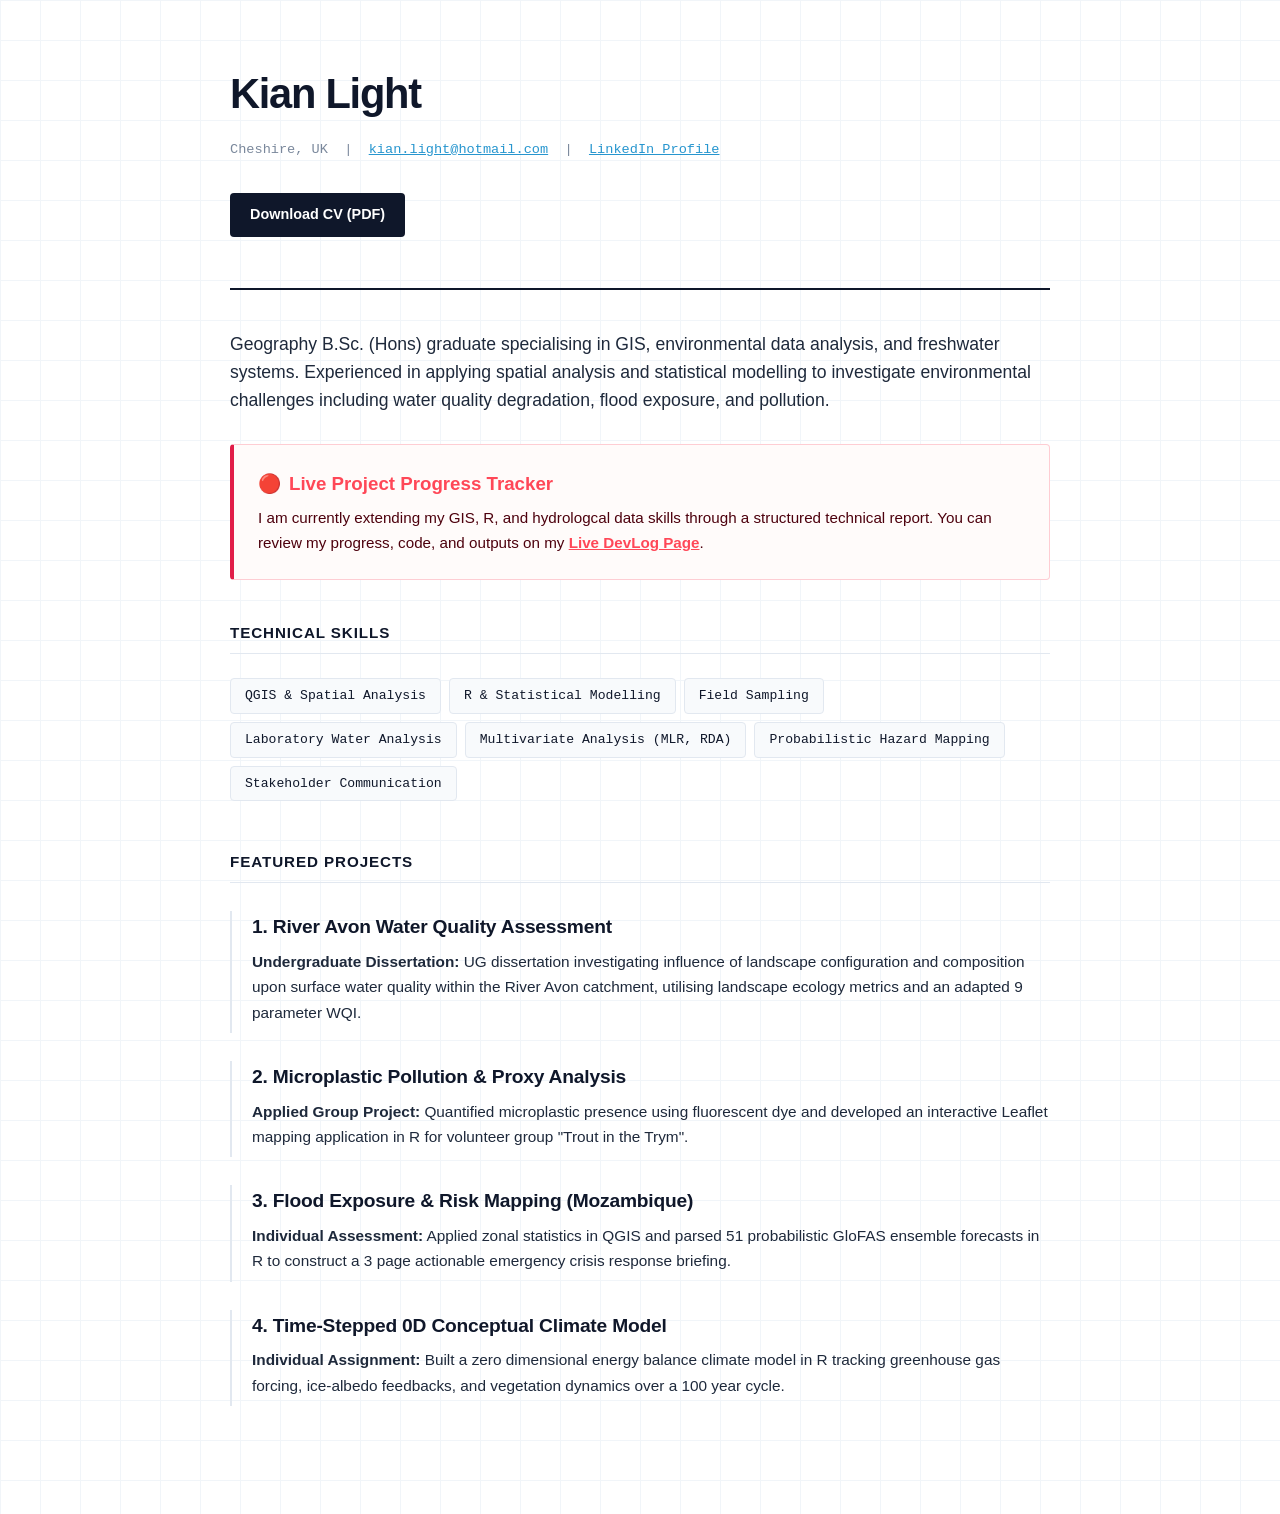
<file: index.html>
<!DOCTYPE html>
<html lang="en">
<head>
    <meta charset="UTF-8">
    <meta name="viewport" content="width=device-width, initial-scale=1.0">
    <title>Kian Light | GIS & Environmental Data Portfolio</title>
    <link rel="stylesheet" href="style.css">
</head>
<body>

    <header>
        <h1>Kian Light</h1>
        <p style="margin: 10px 0 0 0; font-size: 0.95rem; opacity: 0.85;">
            Cheshire, UK &nbsp;|&nbsp; 
            <a href="mailto:kian.light@hotmail.com" style="color: white; text-decoration: underline;">kian.light@hotmail.com</a> &nbsp;|&nbsp; 
            <a href="https://www.linkedin.com/in/kian-light-3a7100399/" target="_blank" style="color: white; text-decoration: underline;">LinkedIn Profile</a>
        </p>
        <p><a href="KianLight_cv_.pdf" class="download-btn" target="_blank">Download CV (PDF)</a></p>
    </header>

    <section id="about" style="margin-bottom: 30px; line-height: 1.6;">
        <p style="font-size: 1.1rem; color: var(--text-main, #2d3748); margin: 0;">
            Geography B.Sc. (Hons) graduate specialising in GIS, environmental data analysis, and freshwater systems. 
            Experienced in applying spatial analysis and statistical modelling to investigate 
            environmental challenges including water quality degradation, flood exposure, and pollution.
        </p>
    </section>

    <section style="background: #fff0f2; border: 1px solid #ffccd5; border-left: 6px solid #ff4757; padding: 20px; border-radius: 12px; margin-bottom: 30px;">
        <h3 style="margin: 0 0 5px 0; color: #ff4757; display: flex; align-items: center; gap: 8px;">
            <span>🔴</span> Live Project Progress Tracker
        </h3>
        <p style="margin: 0; color: #4d000d; font-size: 0.95rem;">
            I am currently extending my GIS, R, and hydrologcal data skills through a structured technical report. You can review my progress, code, and outputs on my <a href="progress.html" style="color: #ff4757; font-weight: bold; text-decoration: underline;">Live DevLog Page</a>.
        </p>
    </section>

    <section id="skills">
        <h2>Technical Skills</h2>
        <ul class="skills-grid">
            <li>QGIS & Spatial Analysis</li>
            <li>R & Statistical Modelling</li>
            <li>Field Sampling</li>
            <li>Laboratory Water Analysis</li>
            <li>Multivariate Analysis (MLR, RDA)</li>
            <li>Probabilistic Hazard Mapping</li>
            <li>Stakeholder Communication</li>
        </ul>
    </section>

    <section id="projects">
        <h2>Featured Projects</h2>
        
        <div class="project-card">
            <h3><a href="avon.html">1. River Avon Water Quality Assessment</a></h3>
            <p><strong>Undergraduate Dissertation:</strong> UG dissertation investigating influence of landscape configuration and composition upon surface water quality within the River Avon catchment, utilising landscape ecology metrics and an adapted 9 parameter WQI.</p>
        </div>

        <div class="project-card">
            <h3><a href="trym.html">2. Microplastic Pollution & Proxy Analysis</a></h3>
            <p><strong>Applied Group Project:</strong> Quantified microplastic presence using fluorescent dye and developed an interactive Leaflet mapping application in R for volunteer group "Trout in the Trym".</p>
        </div>

        <div class="project-card">
            <h3><a href="mozambique.html">3. Flood Exposure & Risk Mapping (Mozambique)</a></h3>
            <p><strong>Individual Assessment:</strong> Applied zonal statistics in QGIS and parsed 51 probabilistic GloFAS ensemble forecasts in R to construct a 3 page actionable emergency crisis response briefing.</p>
        </div>

        <div class="project-card">
            <h3><a href="climate-model.html">4. Time-Stepped 0D Conceptual Climate Model</a></h3>
            <p><strong>Individual Assignment:</strong> Built a zero dimensional energy balance climate model in R tracking greenhouse gas forcing, ice-albedo feedbacks, and vegetation dynamics over a 100 year cycle.</p>
        </div>
    </section>

</body>
</html>
</file>
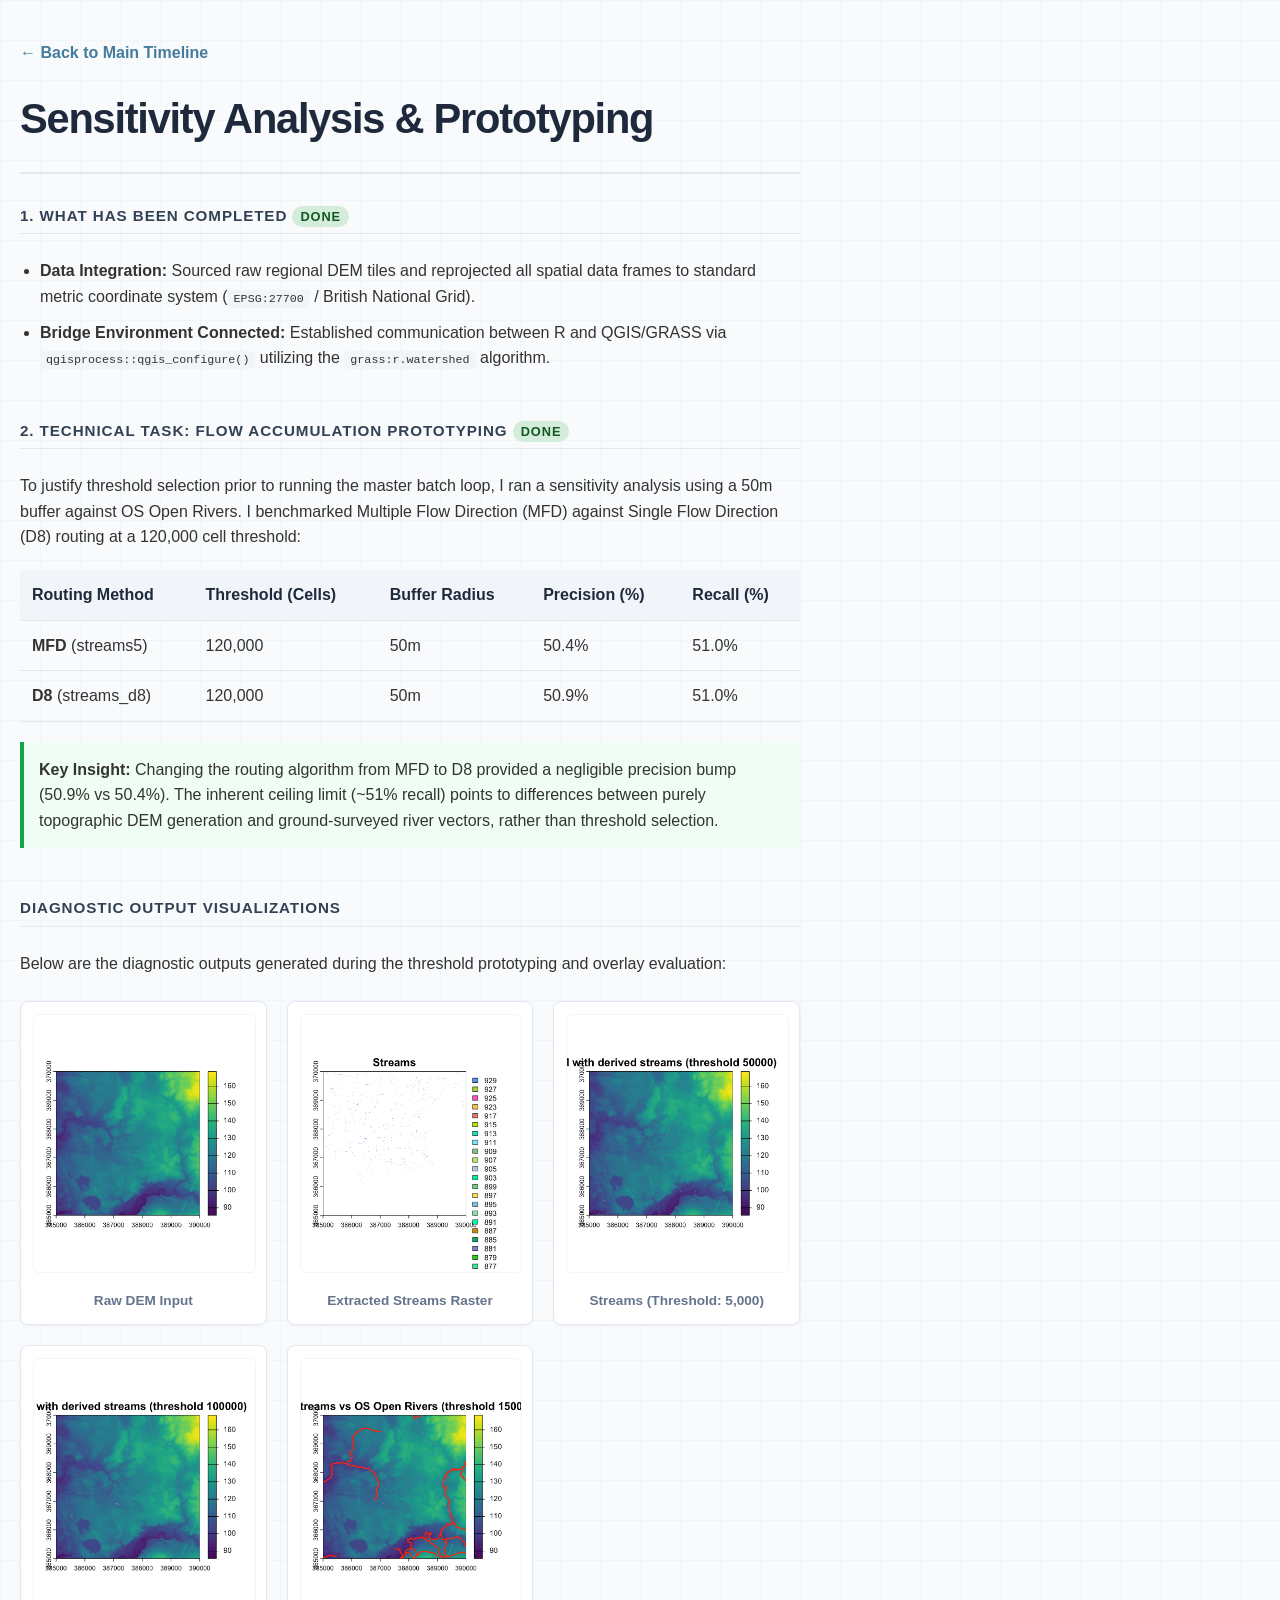
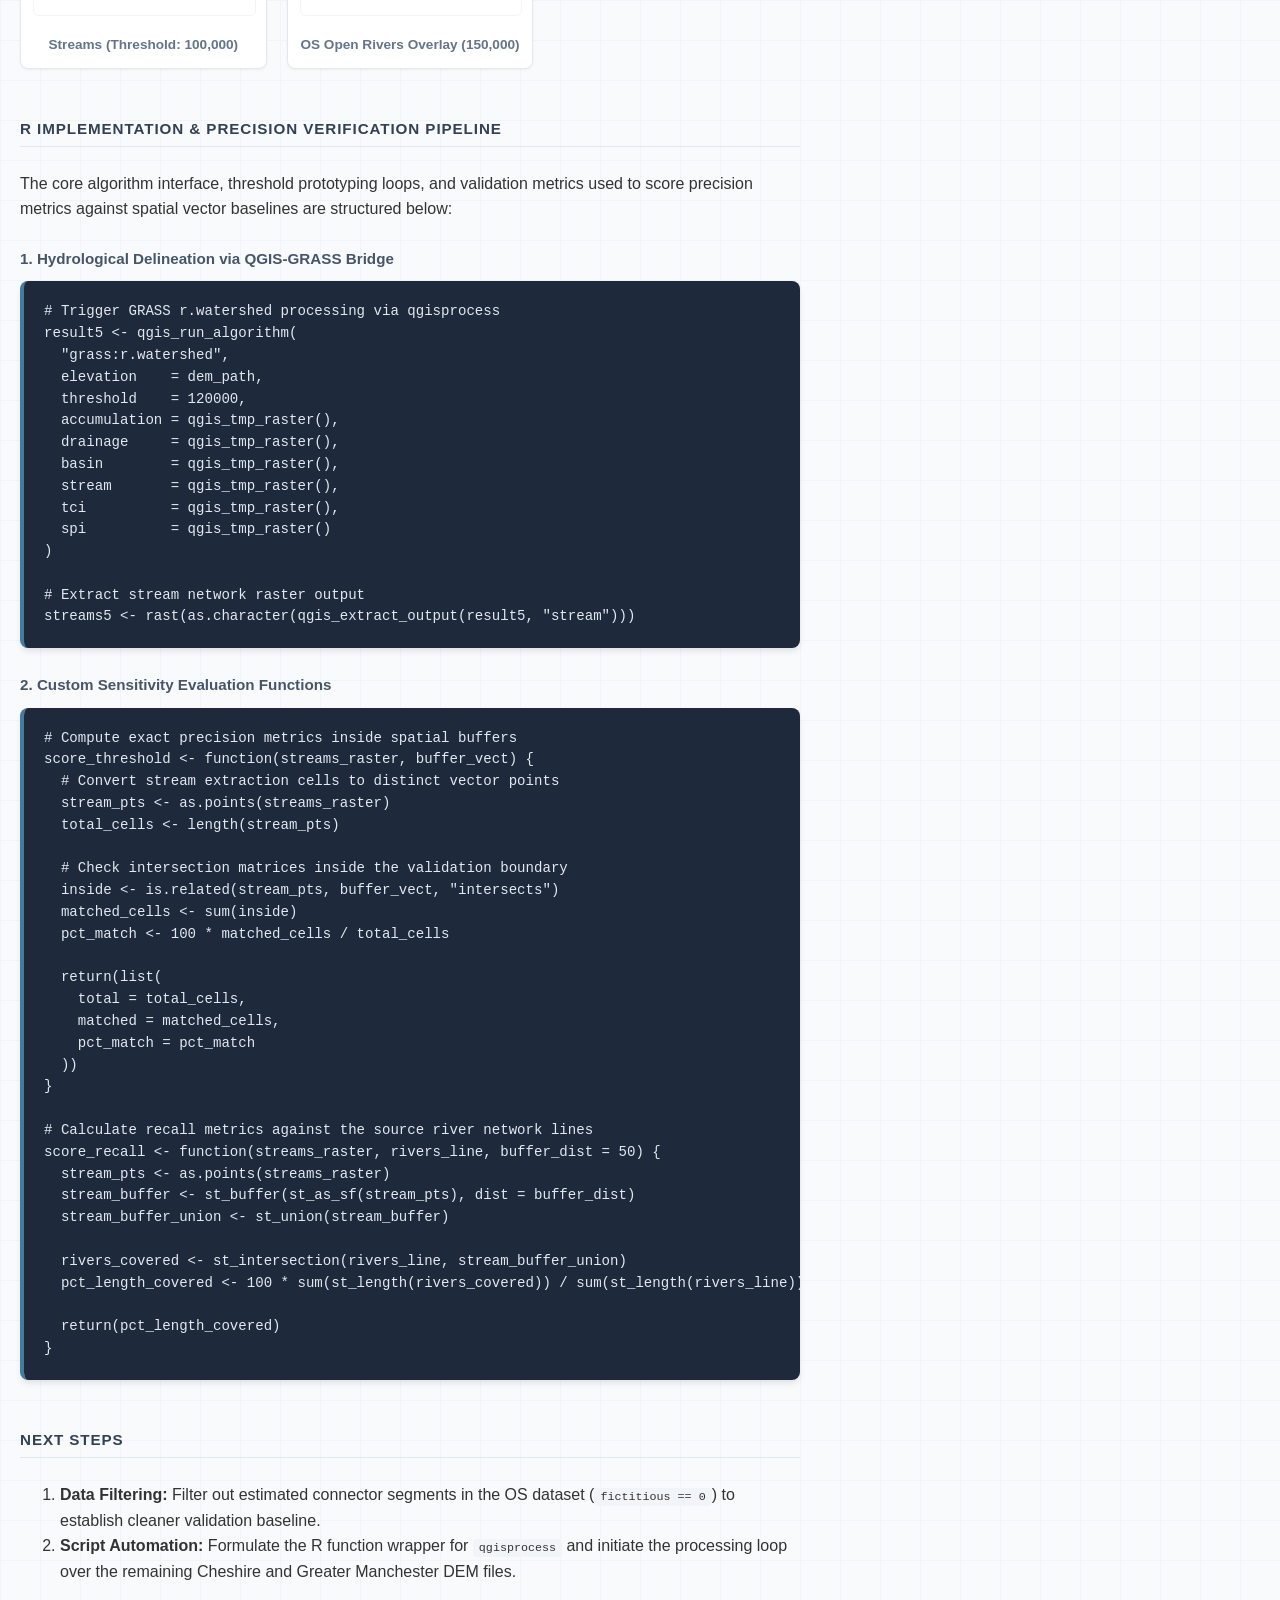
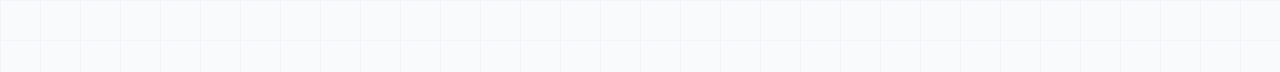
<file: detailed.html>
<!DOCTYPE html>
<html lang="en">
<head>
    <meta charset="UTF-8">
    <meta name="viewport" content="width=device-width, initial-scale=1.0">
    <title>DevLog Details | Kian Light</title>
    <link rel="stylesheet" href="style.css">
    <style>
        body {
            font-family: -apple-system, BlinkMacSystemFont, "Segoe UI", Roboto, Helvetica, Arial, sans-serif;
            line-height: 1.6;
            color: #333;
            background-color: #f8fafc;
            margin: 0;
            padding: 0;
        }
        .container {
            max-width: 850px;
            margin: 0 auto;
            padding: 40px 20px;
        }
        header {
            border-bottom: 2px solid #e2e8f0;
            padding-bottom: 20px;
            margin-bottom: 30px;
        }
        h1 { color: #1e293b; margin-bottom: 5px; }
        h2 { color: #334155; margin-top: 30px; border-bottom: 1px solid #e2e8f0; padding-bottom: 5px; }
        h3 { color: #475569; }
        .back-link {
            color: #457b9d;
            text-decoration: none;
            font-weight: bold;
            display: inline-block;
            margin-bottom: 20px;
        }
        .back-link:hover { text-decoration: underline; }
        
        /* Badges */
        .badge {
            background: #e2e8f0;
            color: #64748b;
            padding: 3px 8px;
            border-radius: 12px;
            font-size: 0.8rem;
            font-weight: bold;
            text-transform: uppercase;
        }
        .badge.done {
            background: #d4edda;
            color: #155724;
        }
        .badge.active {
            background: #ffe0e6;
            color: #ff4757;
        }

        table {
            width: 100%;
            border-collapse: collapse;
            margin: 20px 0;
        }
        th, td {
            text-align: left;
            padding: 12px;
            border-bottom: 1px solid #e2e8f0;
        }
        th { background-color: #f1f5f9; color: #1e293b; }
        
        /* General Inline Code */
        code {
            background-color: #f1f5f9;
            padding: 2px 6px;
            border-radius: 4px;
            font-family: monospace;
            font-size: 0.9em;
            color: #333;
        }

        .callout {
            background-color: #f0fdf4;
            border-left: 4px solid #16a34a;
            padding: 15px;
            margin: 20px 0;
            border-radius: 0 8px 8px 0;
        }
        
        /* CSS Grid for Visual Diagnostics */
        .image-grid {
            display: grid;
            grid-template-columns: repeat(auto-fit, minmax(240px, 1fr));
            gap: 20px;
            margin: 25px 0;
        }
        .image-card {
            background: #ffffff;
            border: 1px solid #e2e8f0;
            border-radius: 8px;
            padding: 12px;
            text-align: center;
            box-shadow: 0 1px 3px rgba(0, 0, 0, 0.05);
        }
        .image-card img {
            max-width: 100%;
            height: auto;
            border-radius: 6px;
            border: 1px solid #f1f5f9;
        }
        .image-card p {
            margin: 10px 0 0 0;
            font-size: 0.85rem;
            color: #64748b;
            font-weight: 600;
        }

        /* Fixed Syntax Highlighted Code Container */
        .code-container {
            background-color: #1e293b; /* Dark slate */
            border-radius: 8px;
            padding: 20px;
            margin: 25px 0;
            overflow-x: auto;
            box-shadow: 0 4px 6px -1px rgba(0, 0, 0, 0.1);
            border-left: 4px solid #457b9d;
        }
        
        /* Ensures the code text is readable and removes the "white box" effect */
        .code-container pre {
            margin: 0;
            white-space: pre;
        }
        
        .code-container code {
            background-color: transparent !important; /* Removes the white box */
            color: #e2e8f0 !important; /* Light gray text for high contrast */
            padding: 0;
            font-family: 'Fira Code', Consolas, Monaco, monospace;
            font-size: 0.88rem;
            line-height: 1.5;
            border-radius: 0;
        }

        .code-title {
            font-size: 0.95rem;
            color: #475569;
            font-weight: 600;
            margin-bottom: -15px;
            margin-top: 25px;
        }
    </style>
</head>
<body>

    <div class="container">
        <a href="progress.html" class="back-link">← Back to Main Timeline</a>
        
        <header>
            <h1>Sensitivity Analysis & Prototyping</h1>
        </header>

        <main>
            <section>
                <h2>1. What Has Been Completed <span class="badge done">Done</span></h2>
                <ul>
                    <li><strong>Data Integration:</strong> Sourced raw regional DEM tiles and reprojected all spatial data frames to standard metric coordinate system (<code>EPSG:27700</code> / British National Grid).</li>
                    <li><strong>Bridge Environment Connected:</strong> Established communication between R and QGIS/GRASS via <code>qgisprocess::qgis_configure()</code> utilizing the <code>grass:r.watershed</code> algorithm.</li>
                </ul>
            </section>

            <section>
                <h2>2. Technical Task: Flow Accumulation Prototyping <span class="badge done">Done</span></h2>
                <p>To justify threshold selection prior to running the master batch loop, I ran a sensitivity analysis using a 50m buffer against OS Open Rivers. I benchmarked Multiple Flow Direction (MFD) against Single Flow Direction (D8) routing at a 120,000 cell threshold:</p>

                <table>
                    <thead>
                        <tr>
                            <th>Routing Method</th>
                            <th>Threshold (Cells)</th>
                            <th>Buffer Radius</th>
                            <th>Precision (%)</th>
                            <th>Recall (%)</th>
                        </tr>
                    </thead>
                    <tbody>
                        <tr>
                            <td><strong>MFD</strong> (streams5)</td>
                            <td>120,000</td>
                            <td>50m</td>
                            <td>50.4%</td>
                            <td>51.0%</td>
                        </tr>
                        <tr>
                            <td><strong>D8</strong> (streams_d8)</td>
                            <td>120,000</td>
                            <td>50m</td>
                            <td>50.9%</td>
                            <td>51.0%</td>
                        </tr>
                    </tbody>
                </table>

                <div class="callout">
                    <strong>Key Insight:</strong> Changing the routing algorithm from MFD to D8 provided a negligible precision bump (50.9% vs 50.4%). The inherent ceiling limit (~51% recall) points to differences between purely topographic DEM generation and ground-surveyed river vectors, rather than threshold selection.
                </div>
            </section>

            <section>
                <h2>Diagnostic Output Visualizations</h2>
                <p>Below are the diagnostic outputs generated during the threshold prototyping and overlay evaluation:</p>
                
                <div class="image-grid">
                    <div class="image-card">
                        <img src="DEM.png" alt="Raw DEM Representation">
                        <p>Raw DEM Input</p>
                    </div>
                    <div class="image-card">
                        <img src="STREAMS.png" alt="Extracted Stream Network">
                        <p>Extracted Streams Raster</p>
                    </div>
                    <div class="image-card">
                        <img src="STREAMS5000.png" alt="Low Accumulation Threshold Validation">
                        <p>Streams (Threshold: 5,000)</p>
                    </div>
                    <div class="image-card">
                        <img src="STREAMS100000.png" alt="Medium Accumulation Threshold Validation">
                        <p>Streams (Threshold: 100,000)</p>
                    </div>
                    <div class="image-card">
                        <img src="OSRIVER150000.png" alt="OS Open Rivers overlay comparison">
                        <p>OS Open Rivers Overlay (150,000)</p>
                    </div>
                </div>
            </section>

            <section>
                <h2>R Implementation & Precision Verification Pipeline</h2>
                <p>The core algorithm interface, threshold prototyping loops, and validation metrics used to score precision metrics against spatial vector baselines are structured below:</p>

                <div class="code-title">1. Hydrological Delineation via QGIS-GRASS Bridge</div>
                <div class="code-container">
                    <pre><code># Trigger GRASS r.watershed processing via qgisprocess
result5 <- qgis_run_algorithm(
  "grass:r.watershed",
  elevation    = dem_path,
  threshold    = 120000,
  accumulation = qgis_tmp_raster(),
  drainage     = qgis_tmp_raster(),
  basin        = qgis_tmp_raster(),
  stream       = qgis_tmp_raster(),
  tci          = qgis_tmp_raster(),
  spi          = qgis_tmp_raster()
)

# Extract stream network raster output
streams5 <- rast(as.character(qgis_extract_output(result5, "stream")))</code></pre>
                </div>

                <div class="code-title">2. Custom Sensitivity Evaluation Functions</div>
                <div class="code-container">
                    <pre><code># Compute exact precision metrics inside spatial buffers
score_threshold <- function(streams_raster, buffer_vect) {
  # Convert stream extraction cells to distinct vector points
  stream_pts <- as.points(streams_raster)
  total_cells <- length(stream_pts)
  
  # Check intersection matrices inside the validation boundary
  inside <- is.related(stream_pts, buffer_vect, "intersects")
  matched_cells <- sum(inside)
  pct_match <- 100 * matched_cells / total_cells
  
  return(list(
    total = total_cells, 
    matched = matched_cells, 
    pct_match = pct_match
  ))
}

# Calculate recall metrics against the source river network lines
score_recall <- function(streams_raster, rivers_line, buffer_dist = 50) {
  stream_pts <- as.points(streams_raster)
  stream_buffer <- st_buffer(st_as_sf(stream_pts), dist = buffer_dist)
  stream_buffer_union <- st_union(stream_buffer)
  
  rivers_covered <- st_intersection(rivers_line, stream_buffer_union)
  pct_length_covered <- 100 * sum(st_length(rivers_covered)) / sum(st_length(rivers_line))
  
  return(pct_length_covered)
}</code></pre>
                </div>
            </section>

            <section>
                <h2>Next Steps</h2>
                <ol>
                    <li><strong>Data Filtering:</strong> Filter out estimated connector segments in the OS dataset (<code>fictitious == 0</code>) to establish cleaner validation baseline.</li>
                    <li><strong>Script Automation:</strong> Formulate the R function wrapper for <code>qgisprocess</code> and initiate the processing loop over the remaining Cheshire and Greater Manchester DEM files.</li>
                </ol>
            </section>
        </main>
    </div>

</body>
</html>
</file>
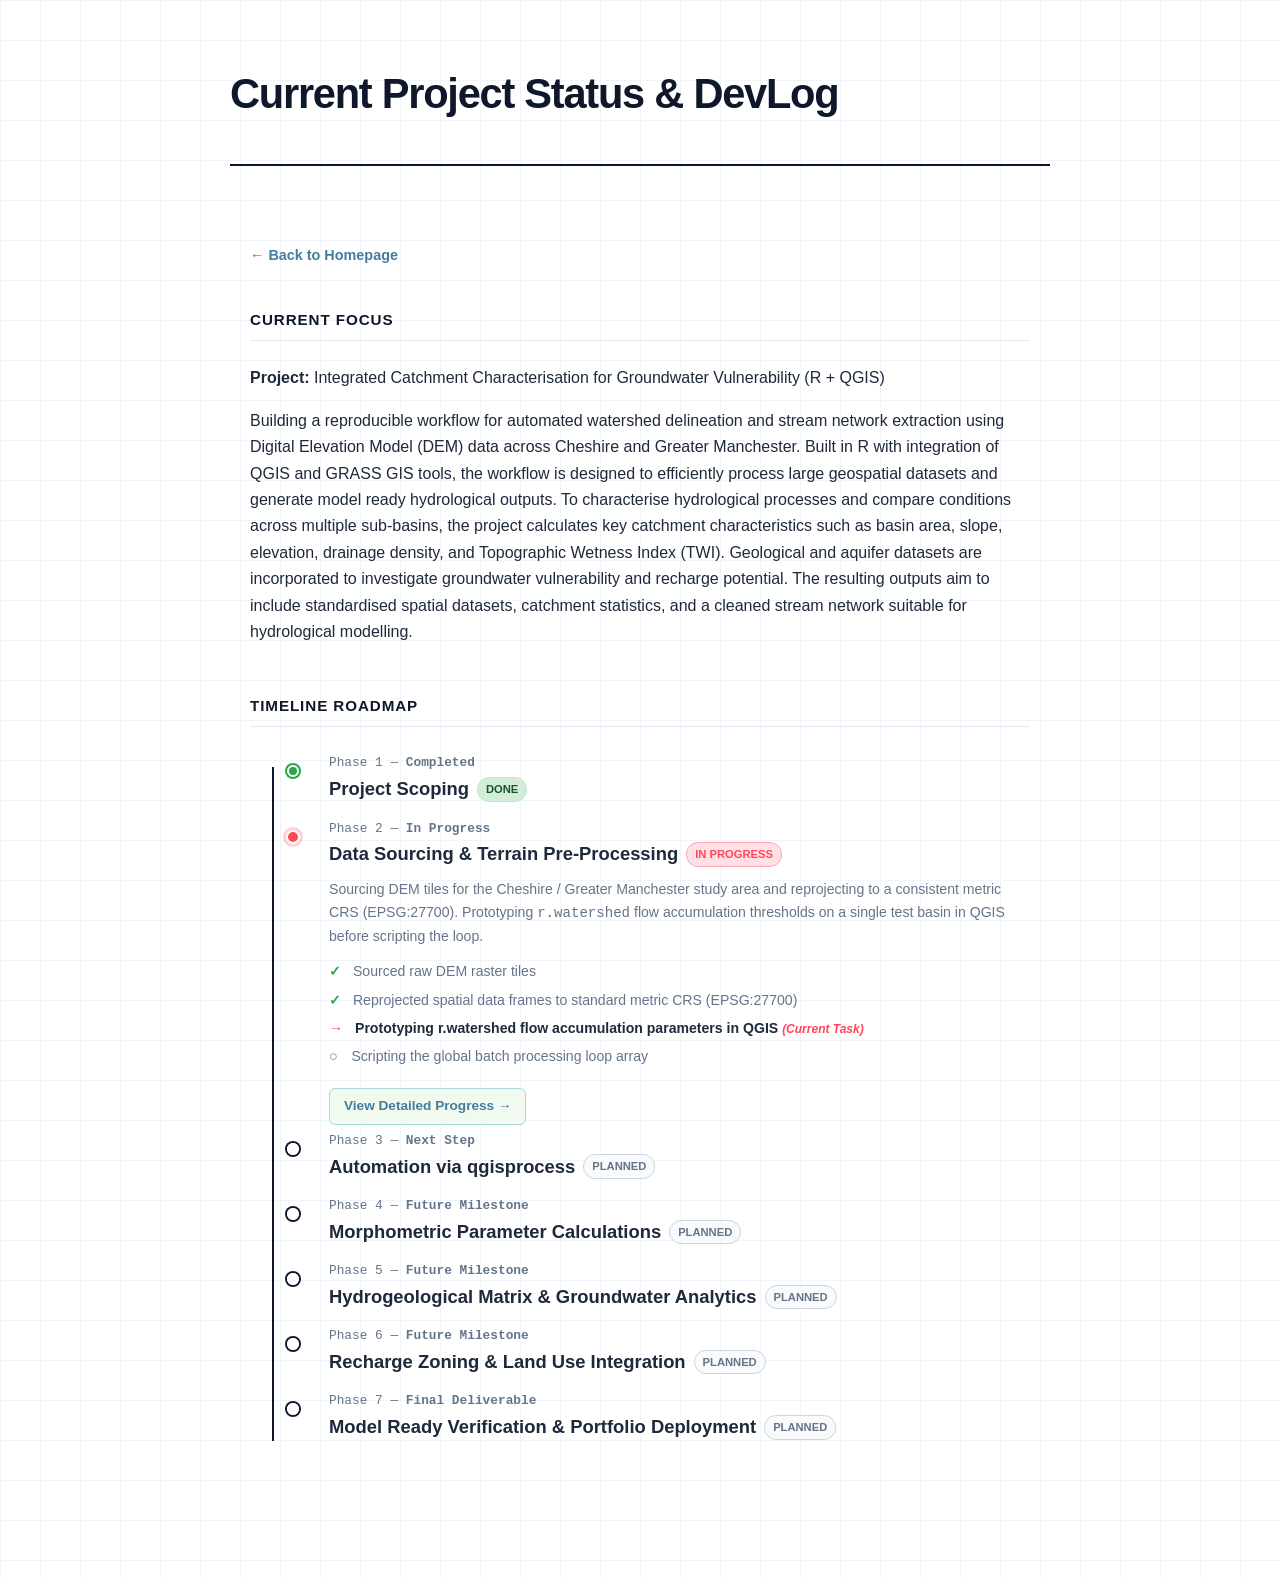
<file: progress.html>
<!DOCTYPE html>
<html lang="en">
<head>
    <meta charset="UTF-8">
    <meta name="viewport" content="width=device-width, initial-scale=1.0">
    <title>Current Progress & DevLog | Kian Light</title>
    <link rel="stylesheet" href="style.css">
    <style>
        /* Modern, auto-centering timeline container */
        .timeline {
            position: relative;
            margin: 30px 0 30px 15px;
            padding: 0;
            list-style: none;
        }

        /* Continuous crisp timeline spine */
        .timeline::before {
            content: '';
            position: absolute;
            left: 7px; /* Center of the 16px node column */
            top: 10px;
            bottom: 10px;
            width: 2px;
            background-color: var(--primary);
            z-index: 1;
        }

        /* Flexbox rows enforce perfect alignment metrics */
        .timeline-item {
            position: relative;
            display: flex;
            align-items: flex-start;
            gap: 20px;
            margin-bottom: 40px;
        }

        .timeline-item:last-child {
            margin-bottom: 0;
        }

        /* Dedicated container for structural node alignment */
        .timeline-marker {
            position: relative;
            display: flex;
            align-items: center;
            justify-content: center;
            width: 16px;
            height: 28px; /* Matches the line-height of the timestamp/header track */
            flex-shrink: 0;
            z-index: 2;
        }

        /* The structural node geometry */
        .timeline-circle {
            width: 12px;
            height: 12px;
            border-radius: 50%;
            background: var(--secondary);
            border: 2px solid white;
            box-shadow: 0 0 0 2px var(--primary);
            box-sizing: border-box;
            transition: all 0.2s ease;
        }

        /* Active focus node style */
        .timeline-item.current .timeline-circle {
            width: 14px;
            height: 14px;
            background: #ff4757;
            box-shadow: 0 0 0 3px rgba(255, 71, 87, 0.25);
        }

        /* Layout content adjustments */
        .timeline-content {
            flex-grow: 1;
        }

        .timeline-content h3 {
            margin: 4px 0 8px 0;
            font-size: 1.15rem;
            display: inline-flex;
            align-items: center;
            flex-wrap: wrap;
            gap: 8px;
        }

        .status-badge {
            display: inline-block;
            font-size: 0.70rem;
            padding: 2px 8px;
            border-radius: 12px;
            font-weight: bold;
            text-transform: uppercase;
            border: 1px solid #cbd5e1;
            background: #f8fafc;
            color: #64748b;
        }

        .status-badge.active { 
            background: #ffe0e6; 
            color: #ff4757; 
            border-color: #ffa3b1;
        }

        .status-badge.done { 
            background: #d4edda; 
            color: #155724; 
            border-color: #c3e6cb;
        }

        .timestamp {
            font-size: 0.85rem;
            color: var(--text-muted);
            display: block;
            line-height: 1;
        }

        /* Details Button Link styling */
        .details-btn {
            display: inline-flex;
            align-items: center;
            margin-top: 15px;
            padding: 6px 14px;
            font-size: 0.85rem;
            font-weight: 600;
            color: #457b9d;
            background-color: #f1faee;
            border: 1px solid #a8dadc;
            border-radius: 6px;
            text-decoration: none;
            transition: all 0.2s ease-in-out;
        }

        .details-btn:hover {
            background-color: #e63946;
            color: white;
            border-color: #e63946;
        }
    </style>
</head>
<body>

    <header>
        <h1>Current Project Status & DevLog</h1>
    </header>

    <main style="max-width: 850px; margin: 0 auto; padding: 20px;">
        <p><a href="index.html" style="color: #457b9d; text-decoration: none; font-weight: bold;">← Back to Homepage</a></p>

        <section>
            <h2>Current Focus </h2>
            <p><strong>Project:</strong> Integrated Catchment Characterisation for Groundwater Vulnerability (R + QGIS)</p>
            <p>
Building a reproducible workflow for automated watershed delineation and stream network extraction using Digital Elevation Model (DEM) data across Cheshire and Greater Manchester. Built in R with integration of QGIS and GRASS GIS tools, the workflow is designed to efficiently process large geospatial datasets and generate model ready hydrological outputs. To characterise hydrological processes and compare conditions across multiple sub-basins, the project calculates key catchment characteristics such as basin area, slope, elevation, drainage density, and Topographic Wetness Index (TWI). Geological and aquifer datasets are incorporated to investigate groundwater vulnerability and recharge potential. The resulting outputs aim to include standardised spatial datasets, catchment statistics, and a cleaned stream network suitable for hydrological modelling. 
            </p>
        </section>

        <section>
            <h2>Timeline Roadmap</h2>
             
            <ul class="timeline">
                 
                <li class="timeline-item">
                    <div class="timeline-marker">
                        <div class="timeline-circle" style="background: #28a745; box-shadow: 0 0 0 2px #28a745;"></div>
                    </div>
                    <div class="timeline-content">
                        <span class="timestamp">Phase 1 — <strong>Completed</strong></span>
                        <h3>Project Scoping <span class="status-badge done">Done</span></h3>
                    </div>
                </li>

                <li class="timeline-item current">
                    <div class="timeline-marker">
                        <div class="timeline-circle"></div>
                    </div>
                    <div class="timeline-content">
                        <span class="timestamp">Phase 2 — <strong>In Progress</strong></span>
                        <h3>Data Sourcing & Terrain Pre-Processing <span class="status-badge active">In Progress</span></h3>
                        <p>Sourcing DEM tiles for the Cheshire / Greater Manchester study area and reprojecting to a consistent metric CRS (EPSG:27700). Prototyping <code>r.watershed</code> flow accumulation thresholds on a single test basin in QGIS before scripting the loop.</p>
                        
                        <ul style="margin-top: 12px; padding-left: 0; list-style-type: none;">
                            <li style="margin-bottom: 5px; font-size: 0.88rem; color: var(--text-muted);">
                                <span style="color: #28a745; font-weight: bold; margin-right: 8px;">✓</span> 
                                Sourced raw DEM raster tiles
                            </li>
                            <li style="margin-bottom: 5px; font-size: 0.88rem; color: var(--text-muted);">
                                <span style="color: #28a745; font-weight: bold; margin-right: 8px;">✓</span> 
                                Reprojected spatial data frames to standard metric CRS (EPSG:27700)
                            </li>
                            <li style="margin-bottom: 5px; font-size: 0.88rem; color: var(--text-main); font-weight: 600;">
                                <span style="color: #ff4757; font-weight: bold; margin-right: 8px;">→</span> 
                                Prototyping r.watershed flow accumulation parameters in QGIS <span style="font-size: 0.75rem; color: #ff4757; font-style: italic;">(Current Task)</span>
                            </li>
                            <li style="margin-bottom: 5px; font-size: 0.88rem; color: var(--text-muted);">
                                <span style="color: var(--text-muted); margin-right: 10px;">○</span> 
                                Scripting the global batch processing loop array
                            </li>
                        </ul>

                        <a href="detailed.html" class="details-btn">
                            View Detailed Progress →
                        </a>
                    </div>
                </li>

                <li class="timeline-item">
                    <div class="timeline-marker">
                        <div class="timeline-circle"></div>
                    </div>
                    <div class="timeline-content">
                        <span class="timestamp">Phase 3 — <strong>Next Step</strong></span>
                        <h3>Automation via qgisprocess <span class="status-badge">Planned</span></h3>

                    </div>
                </li>

                <li class="timeline-item">
                    <div class="timeline-marker">
                        <div class="timeline-circle"></div>
                    </div>
                    <div class="timeline-content">
                        <span class="timestamp">Phase 4 — <strong>Future Milestone</strong></span>
                        <h3>Morphometric Parameter Calculations <span class="status-badge">Planned</span></h3>

                    </div>
                </li>

                <li class="timeline-item">
                    <div class="timeline-marker">
                        <div class="timeline-circle"></div>
                    </div>
                    <div class="timeline-content">
                        <span class="timestamp">Phase 5 — <strong>Future Milestone</strong></span>
                        <h3>Hydrogeological Matrix & Groundwater Analytics <span class="status-badge">Planned</span></h3>

                    </div>
                </li>

                <li class="timeline-item">
                    <div class="timeline-marker">
                        <div class="timeline-circle"></div>
                    </div>
                    <div class="timeline-content">
                        <span class="timestamp">Phase 6 — <strong>Future Milestone</strong></span>
                        <h3>Recharge Zoning & Land Use Integration <span class="status-badge">Planned</span></h3>

                    </div>
                </li>

                <li class="timeline-item">
                    <div class="timeline-marker">
                        <div class="timeline-circle"></div>
                    </div>
                    <div class="timeline-content">
                        <span class="timestamp">Phase 7 — <strong>Final Deliverable</strong></span>
                        <h3>Model Ready Verification & Portfolio Deployment <span class="status-badge">Planned</span></h3>

                    </div>
                </li>

            </ul>
        </section>

    </main>

</body>
</html>
</file>
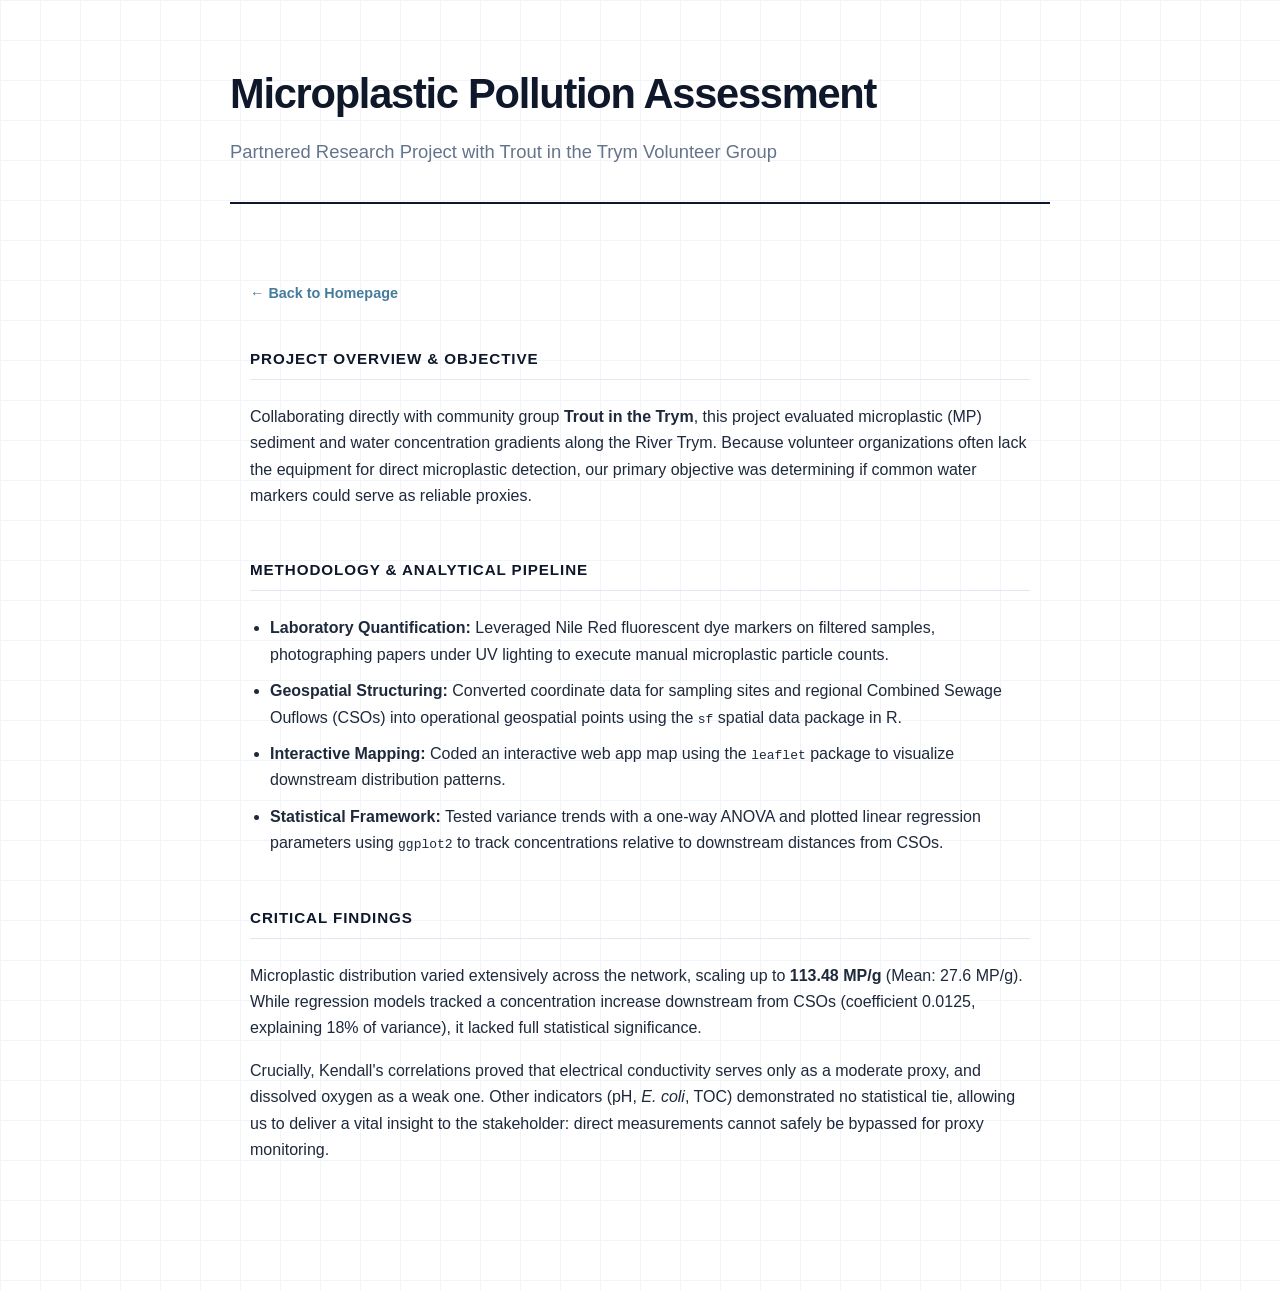
<file: trym.html>
<!DOCTYPE html>
<html lang="en">
<head>
    <meta charset="UTF-8">
    <meta name="viewport" content="width=device-width, initial-scale=1.0">
    <title>Microplastic Pollution Assessment | Kian Light</title>
    <link rel="stylesheet" href="style.css">
</head>
<body>

    <header>
        <h1>Microplastic Pollution Assessment</h1>
        <p class="subtitle">Partnered Research Project with Trout in the Trym Volunteer Group</p>
    </header>

    <main style="max-width: 850px; margin: 0 auto; padding: 20px;">
        <p><a href="index.html" style="color: #457b9d; text-decoration: none; font-weight: bold;">← Back to Homepage</a></p>

        <section>
            <h2>Project Overview & Objective</h2>
            <p>
                Collaborating directly with community group <strong>Trout in the Trym</strong>, this project evaluated microplastic (MP) sediment and water concentration gradients along the River Trym. Because volunteer organizations often lack the equipment for direct microplastic detection, our primary objective was determining if common water markers could serve as reliable proxies.
            </p>
        </section>

        <section>
            <h2>Methodology & Analytical Pipeline</h2>
            <ul>
                <li><strong>Laboratory Quantification:</strong> Leveraged Nile Red fluorescent dye markers on filtered samples, photographing papers under UV lighting to execute manual microplastic particle counts.</li>
                <li><strong>Geospatial Structuring:</strong> Converted coordinate data for sampling sites and regional Combined Sewage Ouflows (CSOs) into operational geospatial points using the <code>sf</code> spatial data package in R.</li>
                <li><strong>Interactive Mapping:</strong> Coded an interactive web app map using the <code>leaflet</code> package to visualize downstream distribution patterns.</li>
                <li><strong>Statistical Framework:</strong> Tested variance trends with a one-way ANOVA and plotted linear regression parameters using <code>ggplot2</code> to track concentrations relative to downstream distances from CSOs.</li>
            </ul>
        </section>

        <section>
            <h2>Critical Findings</h2>
            <p>
                Microplastic distribution varied extensively across the network, scaling up to <strong>113.48 MP/g</strong> (Mean: 27.6 MP/g). While regression models tracked a concentration increase downstream from CSOs (coefficient 0.0125, explaining 18% of variance), it lacked full statistical significance. 
            </p>
            <p>
                Crucially, Kendall's correlations proved that electrical conductivity serves only as a moderate proxy, and dissolved oxygen as a weak one. Other indicators (pH, <em>E. coli</em>, TOC) demonstrated no statistical tie, allowing us to deliver a vital insight to the stakeholder: direct measurements cannot safely be bypassed for proxy monitoring.
            </p>
        </section>
    </main>

</body>
</html>
</file>
<file: style.css>
/* --- Colours & Design Tokens --- */
:root {
    --primary: #0f172a;       /* Deep ink/slate */
    --accent: #0284c7;        /* Focused technical blue */
    --bg: #ffffff;            /* Clean white canvas */
    --surface: #f8fafc;       /* Subtle structure fill */
    --text-main: #1e293b;     /* Dark slate for body */
    --text-muted: #64748b;    /* Clean gray for secondary text */
    --border: #e2e8f0;        /* Fine-line structure border */
}

/* --- Base & Engineering Grid (Idea 1) --- */
body {
    font-family: -apple-system, BlinkMacSystemFont, "Segoe UI", Roboto, Helvetica, Arial, sans-serif;
    line-height: 1.65;
    color: var(--text-main);
    
    /* Technical 40px grid pattern overlay */
    background-color: var(--bg);
    background-image: 
        linear-gradient(to right, #f1f5f9 1px, transparent 1px),
        linear-gradient(to bottom, #f1f5f9 1px, transparent 1px);
    background-size: 40px 40px;
    
    max-width: 820px; 
    margin: 0 auto;
    padding: 60px 24px;
    -webkit-font-smoothing: antialiased;
}

/* --- Header --- */
header {
    background: transparent; 
    color: var(--primary);
    padding: 0 0 35px 0;
    text-align: left; 
    border-bottom: 2px solid var(--primary);
    margin-bottom: 40px;
}

header h1 {
    margin: 0;
    font-size: 2.6rem;
    font-weight: 800;
    letter-spacing: -0.03em;
}

header .subtitle {
    margin: 8px 0 0 0;
    font-size: 1.15rem;
    font-weight: 500;
    color: var(--text-muted);
}

/* Metadata formatting (Monospace data style) */
header p[style*="margin"] {
    font-family: ui-monospace, SFMono-Regular, Menlo, Monaco, Consolas, monospace !important;
    font-size: 0.85rem !important;
    color: var(--text-muted);
}

/* --- Header Links --- */
header a {
    color: var(--accent) !important; 
    text-decoration: underline;
    transition: color 0.15s ease;
}

header a:hover {
    color: var(--primary) !important;
}

/* --- Interactive Download Button --- */
.download-btn {
    display: inline-block;
    background-color: var(--primary);
    color: white !important; 
    padding: 10px 20px;
    margin-top: 16px;
    border-radius: 4px; 
    text-decoration: none !important;
    font-weight: 600;
    font-size: 0.9rem;
    transition: background-color 0.2s ease;
}

.download-btn:hover {
    background-color: var(--accent);
}

/* --- Live DevLog Map Legend Container (Idea 2) --- */
.devlog-banner, section[style*="background: #fff0f2"] {
    /* Clears inline overrides from old code */
    background: #fffbfa !important;
    border: 1px solid #fecdd3 !important;
    border-left: 4px solid #e11d48 !important; 
    padding: 24px !important;
    border-radius: 4px !important;
    margin-bottom: 40px !important;
}

/* --- Global Section Containers --- */
section, main section {
    background: transparent;
    padding: 0;
    border-radius: 0;
    margin-bottom: 48px;
    border: none;
}

h2 {
    color: var(--primary);
    font-size: 0.95rem;
    font-weight: 700;
    margin-top: 0;
    margin-bottom: 24px;
    text-transform: uppercase; 
    letter-spacing: 0.06em;
    border-bottom: 1px solid var(--border);
    padding-bottom: 8px;
}

/* --- Technical Skills Badges (Monospace Style) --- */
.skills-grid {
    display: flex;
    flex-wrap: wrap;
    gap: 8px;
    list-style: none;
    padding: 0;
    margin: 0;
}

.skills-grid li {
    background: var(--surface);
    color: var(--primary);
    font-family: ui-monospace, SFMono-Regular, Menlo, Monaco, Consolas, monospace;
    font-size: 0.82rem;
    padding: 6px 14px;
    border-radius: 4px;
    font-weight: 500;
    border: 1px solid var(--border);
    transition: all 0.15s ease;
}

.skills-grid li:hover {
    background-color: #ffffff;
    border-color: var(--accent);
    color: var(--accent);
}

/* --- Technical Border Accent Cards (Idea 4) --- */
.project-card {
    background: transparent;
    border-left: 2px solid var(--border); /* Simple structural vertical tracking line */
    padding: 0 0 8px 20px;
    margin: 28px 0 0 0;
    transition: border-left-color 0.2s ease;
}

.project-card:hover {
    border-left-color: var(--accent); /* Edge turns blue natively on hover */
}

.project-card h3 {
    margin: 0 0 6px 0;
    font-size: 1.2rem;
    font-weight: 600;
    letter-spacing: -0.01em;
}

.project-card h3 a {
    color: var(--primary);
    text-decoration: none;
}

.project-card h3 a:hover {
    color: var(--accent);
}

.project-card p {
    margin: 0;
    color: var(--text-main);
    font-size: 0.96rem;
}

/* --- Sub-page Timeline / Markdown Content Adjustments --- */
.timeline-item .timestamp {
    font-family: ui-monospace, SFMono-Regular, Menlo, Monaco, Consolas, monospace;
    font-size: 0.8rem;
}

ul:not(.skills-grid) {
    padding-left: 20px;
}

ul:not(.skills-grid) li {
    margin-bottom: 10px;
}

main a[href="index.html"] {
    display: inline-block;
    color: var(--text-muted);
    text-decoration: none;
    font-weight: 600;
    margin-bottom: 24px;
    font-size: 0.9rem;
}

main a[href="index.html"]:hover {
    color: var(--primary);
    text-decoration: underline;
}

/* --- Re-engineered Timeline & Progress Tracker --- */
.timeline-container {
    position: relative;
    padding-left: 32px;
    margin-top: 24px;
}

/* The vertical tracking line */
.timeline-container::before {
    content: '';
    position: absolute;
    left: 7px; /* Perfectly aligns line with the center of a 16px wide circle */
    top: 8px;
    bottom: 8px;
    width: 2px;
    background-color: var(--border);
    z-index: 1;
}

/* Individual status rows */
.timeline-item {
    position: relative;
    display: flex;
    align-items: flex-start; /* Keeps text flowing naturally from the top */
    margin-bottom: 20px;
}

.timeline-item:last-child {
    margin-bottom: 0;
}

/* The Progress Indicator Circles */
.timeline-badge {
    position: absolute;
    left: -32px; /* Pulls it back onto the line container */
    top: 4px;    /* Micro-adjusted to perfectly align with the first line of text */
    width: 16px;
    height: 16px;
    border-radius: 50%;
    background-color: #ffffff;
    border: 2px solid var(--text-muted);
    z-index: 2; /* Sits cleanly on top of the vertical line */
    box-sizing: border-box;
}

/* Status variants for your tracking nodes */
.timeline-badge.completed {
    background-color: var(--accent);
    border-color: var(--accent);
}

.timeline-badge.in-progress {
    background-color: #ffffff;
    border-color: #e11d48; /* Crimson red accent to match live banner pulse */
    box-shadow: 0 0 0 3px rgba(225, 29, 72, 0.15); /* Soft technical glow */
}

/* Content block alignment */
.timeline-content {
    padding-left: 8px;
}

.timeline-content h4 {
    margin: 0 0 4px 0;
    font-size: 0.95rem;
    font-weight: 600;
}

.timeline-content p {
    margin: 0;
    font-size: 0.88rem;
    color: var(--text-muted);
}
</file>
